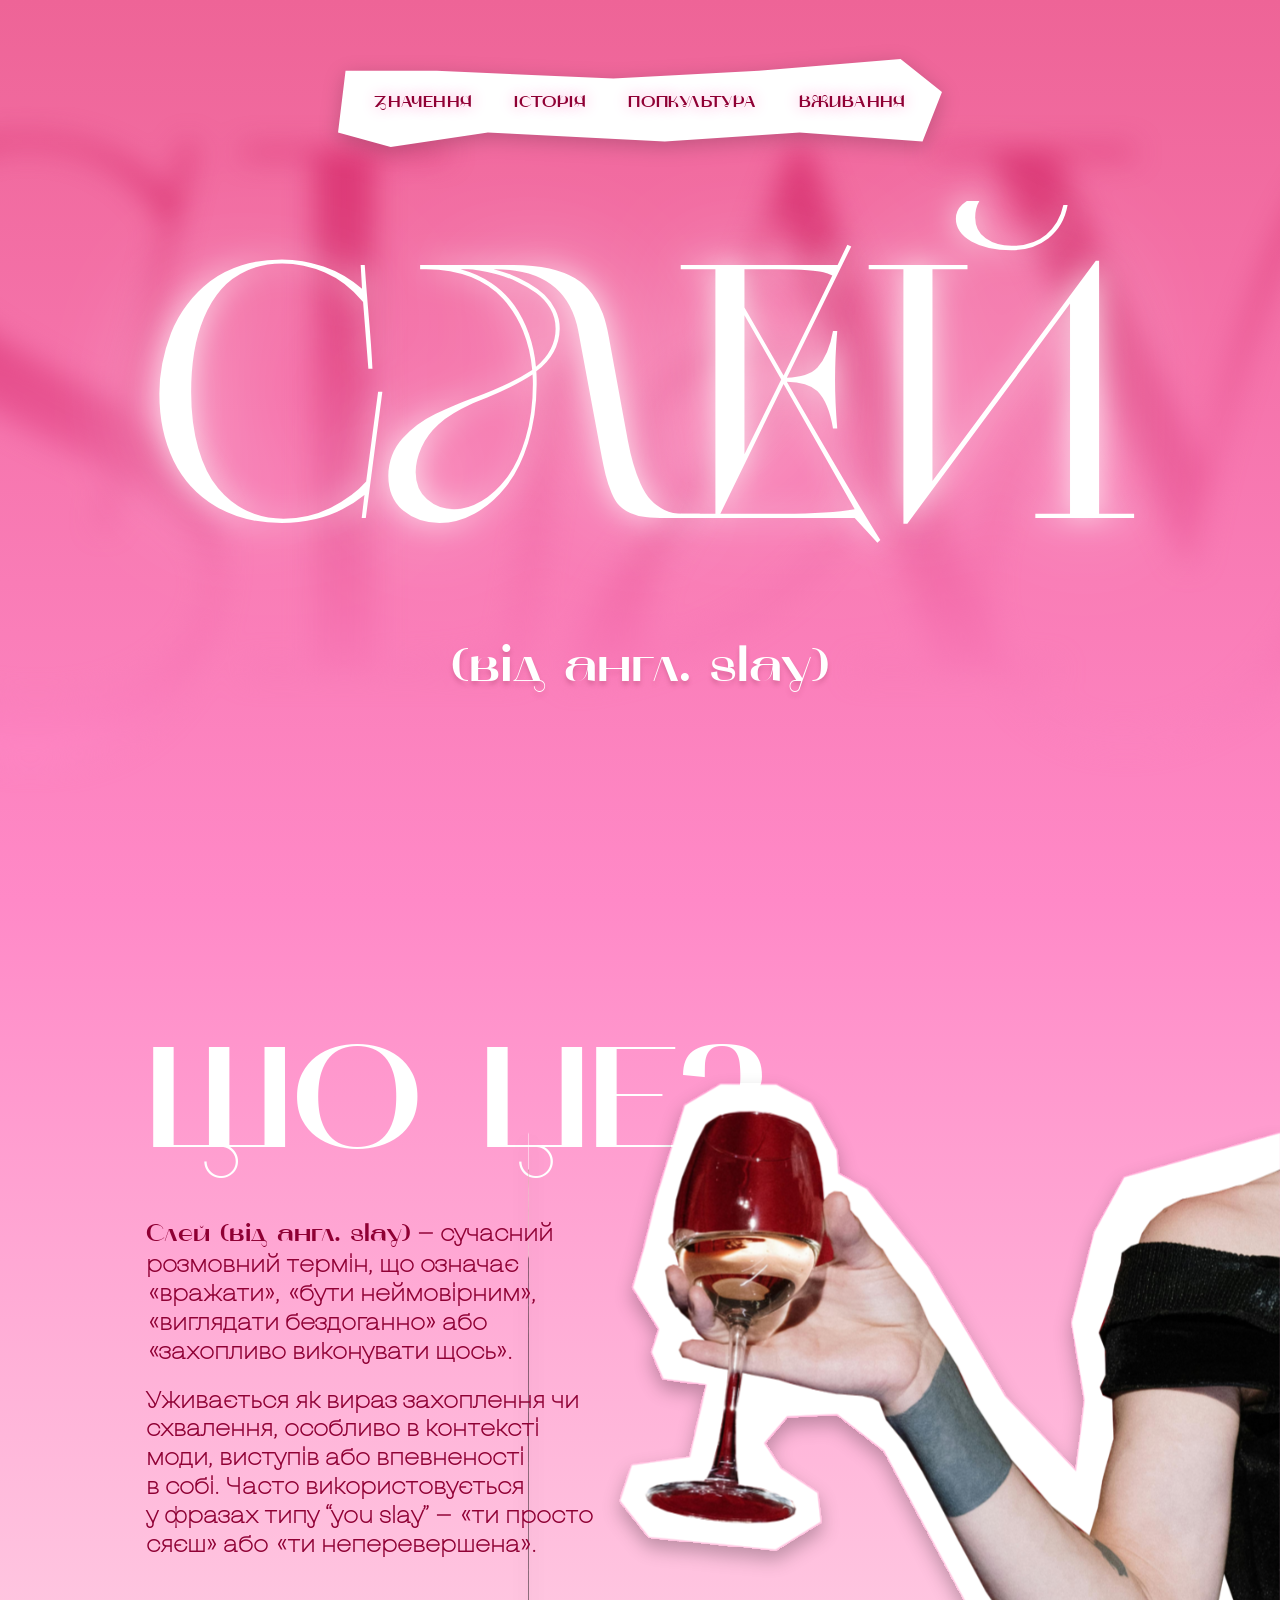
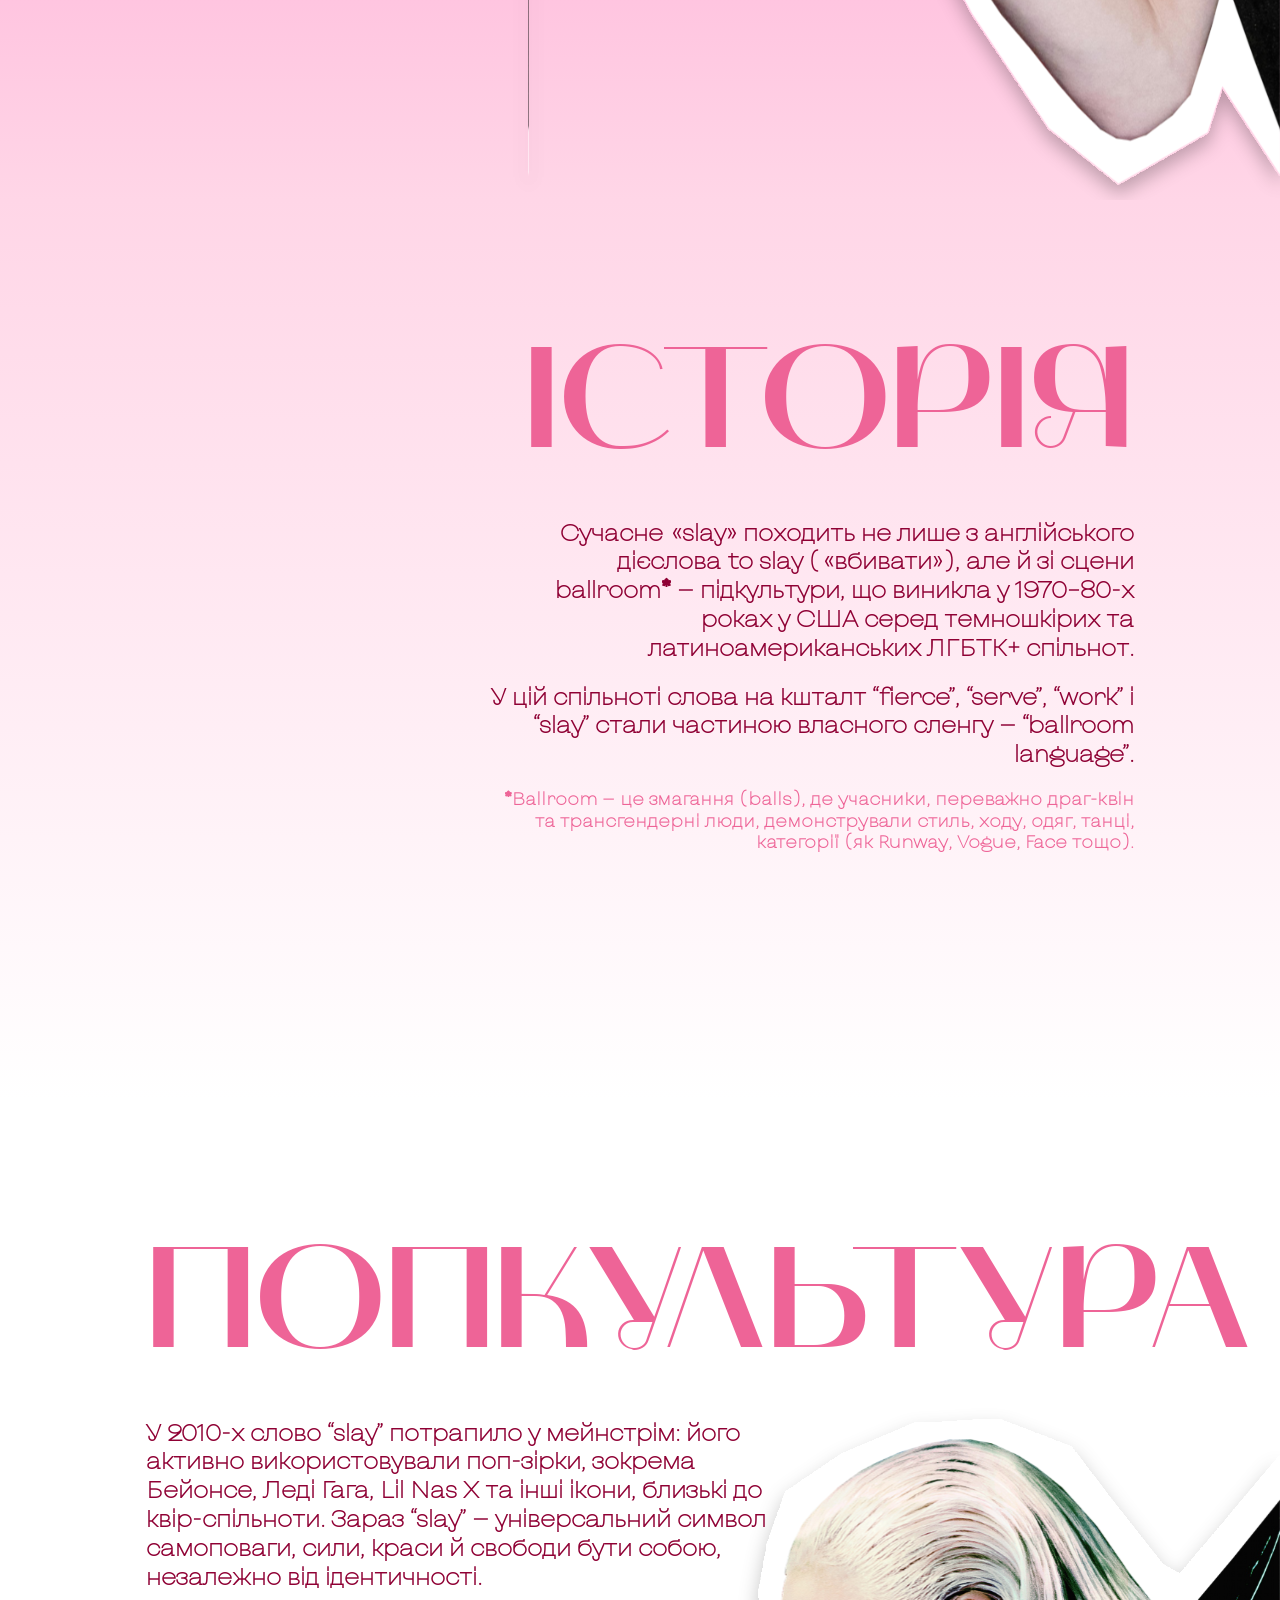
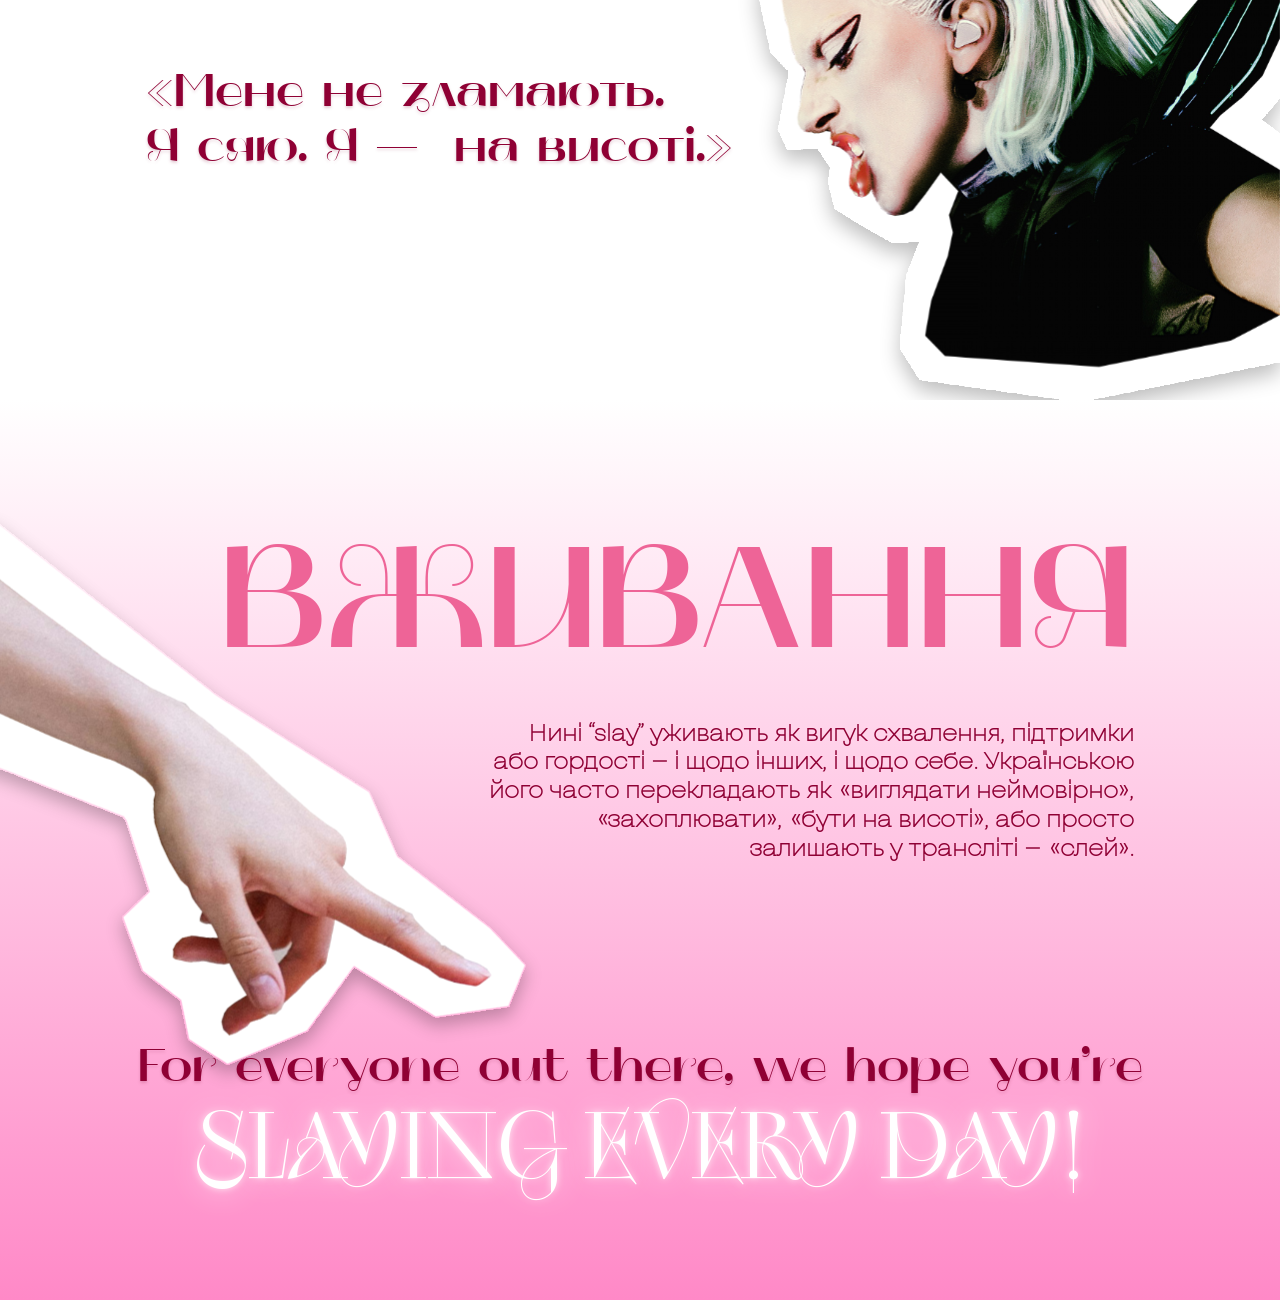
<file: index.html>
<!DOCTYPE html>
<html lang="uk">

<head>
    <meta charset="UTF-8">
    <meta name="viewport" content="width=device-width, initial-scale=1.0">
    <title>слей</title>

    <link rel="stylesheet" href="css/fonts.css">
    <link rel="stylesheet" href="css/normalize.css">
    <link rel="stylesheet" href="css/layout.css">
    <link rel="stylesheet" href="css/style.css">
    <link rel="stylesheet" href="css/nav.css">
    <link rel="stylesheet" href="css/burger.css">
</head>

<body id="top">
    <nav>
        <div class="navbar">
            <div class="navigation">
                <button class="nav-icon">
                    <span></span>
                    <span></span>
                    <span></span>
                    <span></span>
                </button>
                <ul class="level_1">
                    <li><a class="nav-link" href="#s2">значення</a></li>
                    <li><a class="nav-link" href="#s3">історія</a></li>
                    <li><a class="nav-link" href="#s4">попкультура</a></li>
                    <li><a class="nav-link" href="#s5">вживання</a></li>
                </ul>
            </div>
        </div>
    </nav>

    <header>
        <div class="inside_left">
        </div>
    </header>
    <section id="s1">
        <img src="img/SLAY.svg" class="back-svg" alt="">
        <h1>слей</h1>
        <h2>(від англ. slay)</h2>
    </section>

    <section id="s2">
        <div class="inside_left">
            <h6>що це?</h6>
            <p><span class="highlight">Слей (від англ. slay)</span>&nbsp;— сучасний розмовний термін, що означає
                «вражати», «бути неймовірним», «виглядати бездоганно» або «захопливо виконувати щось».
            </p>
            <p>
                Уживається як вираз захоплення чи схвалення, особливо в&nbsp;контексті моди, виступів або впевненості
                в&nbsp;собі. Часто використовується у&nbsp;фразах типу “you slay”&nbsp;— «ти просто сяєш» або «ти
                неперевершена».
            </p>
            <img src="img/picture 1 block.svg" class="img1" alt="picture_1">
        </div>
    </section>
    <section id="s3">
    <div class="slides">
        <div class="slide" id="slide1">
            <img src="img/slide1.svg" alt="slide_1">
        </div>
        <div class="slide slide2" id="slide2">
            <img src="img/slide2.svg" alt="slide_2">
        </div>
        <div class="slide slide3" id="slide3">
            <img src="img/box3.svg" alt="slide_3">
        </div>
    </div>

    <div class="inside_right">
        <h4>історія</h4>
        <p>
            Сучасне «slay» походить не лише з англійського дієслова to slay («вбивати»), але й зі сцени ballroom*&nbsp;— підкультури, що виникла у 1970–80-х роках&nbsp;у&nbsp;США серед темношкірих та латиноамериканських&nbsp;ЛГБТК+ спільнот.
        </p>
        <p>
            У цій спільноті слова на кшталт “fierce”, “serve”, “work” і “slay” стали частиною власного сленгу — “ballroom language”.
        </p>
        <p>
            <span class="note">*Ballroom — це змагання (balls), де учасники, переважно драг-квін та трансгендерні люди, демонстрували стиль, ходу, одяг, танці, категорії (як Runway, Vogue, Face тощо).</span>
        </p>
    </div>
</section>
    <section id="s4">
        <div class="inside_left">
            <h4>попкультура</h4>
            <p>
                У 2010-х слово “slay” потрапило у мейнстрім: його активно використовували поп-зірки, зокрема Бейонсе,
                Леді Гага, Lil Nas X та інші ікони, близькі до квір-спільноти.
                Зараз “slay” — універсальний символ самоповаги, сили, краси й&nbsp;свободи бути собою, незалежно від
                ідентичності.
            </p>
            <p><span class="quote_small">«Мене не зламають.
                    Я&nbsp;сяю. Я&nbsp;—&nbsp; на висоті.»</span></p>
            <img src="img/picture 3 block.svg" class="img3" alt="picture_3">
        </div>
    </section>
    <section id="s5">
    <div class="inside_right">
        <h4>вживання</h4>
        <p>Нині “slay” уживають як вигук схвалення, підтримки або гордості — і щодо інших, і щодо себе. Українською його часто перекладають як «виглядати неймовірно», «захоплювати», «бути на висоті», або просто залишають у трансліті — «слей».</p>
    </div>

    <div class="quotes">
    <p class="quote_small">For everyone out there, we hope you’re</p>
    
    <p class="quote_big">slaying every day!</p>
</div>

    <img src="img/picture 4 block.svg" class="img4" alt="picture_1">
</section>
    <footer></footer>

    <!-- Scripts in project -->
    <script src="js/nav.js"></script>
    <!-- End of Scripts in project -->
</body>

</html>
</file>
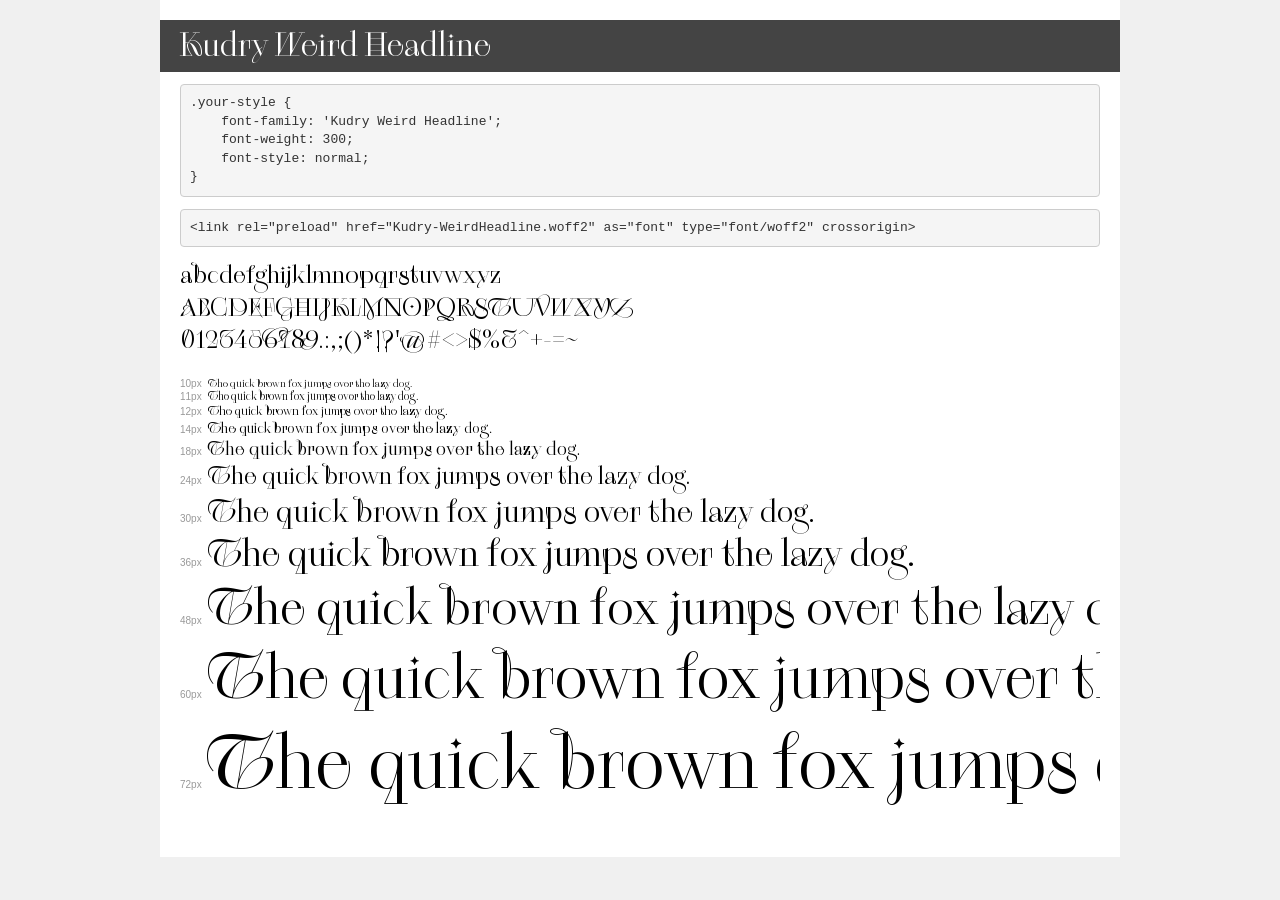
<file: fonts/demo.html>
<!DOCTYPE html>
<html lang="en">
<head>
    <meta charset="utf-8">
    <meta http-equiv="X-UA-Compatible" content="IE=edge">
    <meta name="viewport" content="width=device-width, initial-scale=1">
    <meta name="robots" content="noindex, noarchive">
    <meta name="format-detection" content="telephone=no">
    <title>Transfonter demo</title>
    <link href="stylesheet.css" rel="stylesheet">
    <style>
        /*
        http://meyerweb.com/eric/tools/css/reset/
        v2.0 | 20110126
        License: none (public domain)
        */
        html, body, div, span, applet, object, iframe,
        h1, h2, h3, h4, h5, h6, p, blockquote, pre,
        a, abbr, acronym, address, big, cite, code,
        del, dfn, em, img, ins, kbd, q, s, samp,
        small, strike, strong, sub, sup, tt, var,
        b, u, i, center,
        dl, dt, dd, ol, ul, li,
        fieldset, form, label, legend,
        table, caption, tbody, tfoot, thead, tr, th, td,
        article, aside, canvas, details, embed,
        figure, figcaption, footer, header, hgroup,
        menu, nav, output, ruby, section, summary,
        time, mark, audio, video {
            margin: 0;
            padding: 0;
            border: 0;
            font-size: 100%;
            font: inherit;
            vertical-align: baseline;
        }
        /* HTML5 display-role reset for older browsers */
        article, aside, details, figcaption, figure,
        footer, header, hgroup, menu, nav, section {
            display: block;
        }
        body {
            line-height: 1;
        }
        ol, ul {
            list-style: none;
        }
        blockquote, q {
            quotes: none;
        }
        blockquote:before, blockquote:after,
        q:before, q:after {
            content: '';
            content: none;
        }
        table {
            border-collapse: collapse;
            border-spacing: 0;
        }
        /* demo styles */
        body {
            background: #f0f0f0;
            color: #000;
        }
        .page {
            background: #fff;
            width: 920px;
            margin: 0 auto;
            padding: 20px 20px 0 20px;
            overflow: hidden;
        }
        .font-container {
            overflow-x: auto;
            overflow-y: hidden;
            margin-bottom: 40px;
            line-height: 1.3;
            white-space: nowrap;
            padding-bottom: 5px;
        }
        h1 {
            position: relative;
            background: #444;
            font-size: 32px;
            color: #fff;
            padding: 10px 20px;
            margin: 0 -20px 12px -20px;
        }
        .letters {
            font-size: 25px;
            margin-bottom: 20px;
        }
        .s10:before {
            content: '10px';
        }
        .s11:before {
            content: '11px';
        }
        .s12:before {
            content: '12px';
        }
        .s14:before {
            content: '14px';
        }
        .s18:before {
            content: '18px';
        }
        .s24:before {
            content: '24px';
        }
        .s30:before {
            content: '30px';
        }
        .s36:before {
            content: '36px';
        }
        .s48:before {
            content: '48px';
        }
        .s60:before {
            content: '60px';
        }
        .s72:before {
            content: '72px';
        }
        .s10:before, .s11:before, .s12:before, .s14:before,
        .s18:before, .s24:before, .s30:before, .s36:before,
        .s48:before, .s60:before, .s72:before {
            font-family: Arial, sans-serif;
            font-size: 10px;
            font-weight: normal;
            font-style: normal;
            color: #999;
            padding-right: 6px;
        }
        pre {
            display: block;
            padding: 9px;
            margin: 0 0 12px;
            font-family: Monaco, Menlo, Consolas, "Courier New", monospace;
            font-size: 13px;
            line-height: 1.428571429;
            color: #333;
            font-weight: normal;
            font-style: normal;
            background-color: #f5f5f5;
            border: 1px solid #ccc;
            overflow-x: auto;
            border-radius: 4px;
        }
        /* responsive */
        @media (max-width: 959px) {
            .page {
                width: auto;
                margin: 0;
            }
        }
    </style>
</head>
<body>
<div class="page">
    <div class="demo">
        <h1 style="font-family: 'Kudry Weird Headline'; font-weight: 300; font-style: normal;">Kudry Weird Headline</h1>
        <pre title="Usage">.your-style {
    font-family: 'Kudry Weird Headline';
    font-weight: 300;
    font-style: normal;
}</pre>
        <pre title="Preload (optional)">
&lt;link rel=&quot;preload&quot; href=&quot;Kudry-WeirdHeadline.woff2&quot; as=&quot;font&quot; type=&quot;font/woff2&quot; crossorigin&gt;</pre>
        <div class="font-container" style="font-family: 'Kudry Weird Headline'; font-weight: 300; font-style: normal;">
            <p class="letters">
                abcdefghijklmnopqrstuvwxyz<br>
ABCDEFGHIJKLMNOPQRSTUVWXYZ<br>
                0123456789.:,;()*!?'@#&lt;&gt;$%&^+-=~
            </p>
            <p class="s10" style="font-size: 10px;">The quick brown fox jumps over the lazy dog.</p>
            <p class="s11" style="font-size: 11px;">The quick brown fox jumps over the lazy dog.</p>
            <p class="s12" style="font-size: 12px;">The quick brown fox jumps over the lazy dog.</p>
            <p class="s14" style="font-size: 14px;">The quick brown fox jumps over the lazy dog.</p>
            <p class="s18" style="font-size: 18px;">The quick brown fox jumps over the lazy dog.</p>
            <p class="s24" style="font-size: 24px;">The quick brown fox jumps over the lazy dog.</p>
            <p class="s30" style="font-size: 30px;">The quick brown fox jumps over the lazy dog.</p>
            <p class="s36" style="font-size: 36px;">The quick brown fox jumps over the lazy dog.</p>
            <p class="s48" style="font-size: 48px;">The quick brown fox jumps over the lazy dog.</p>
            <p class="s60" style="font-size: 60px;">The quick brown fox jumps over the lazy dog.</p>
            <p class="s72" style="font-size: 72px;">The quick brown fox jumps over the lazy dog.</p>
        </div>
    </div>

</div>
</body>
</html>
</file>
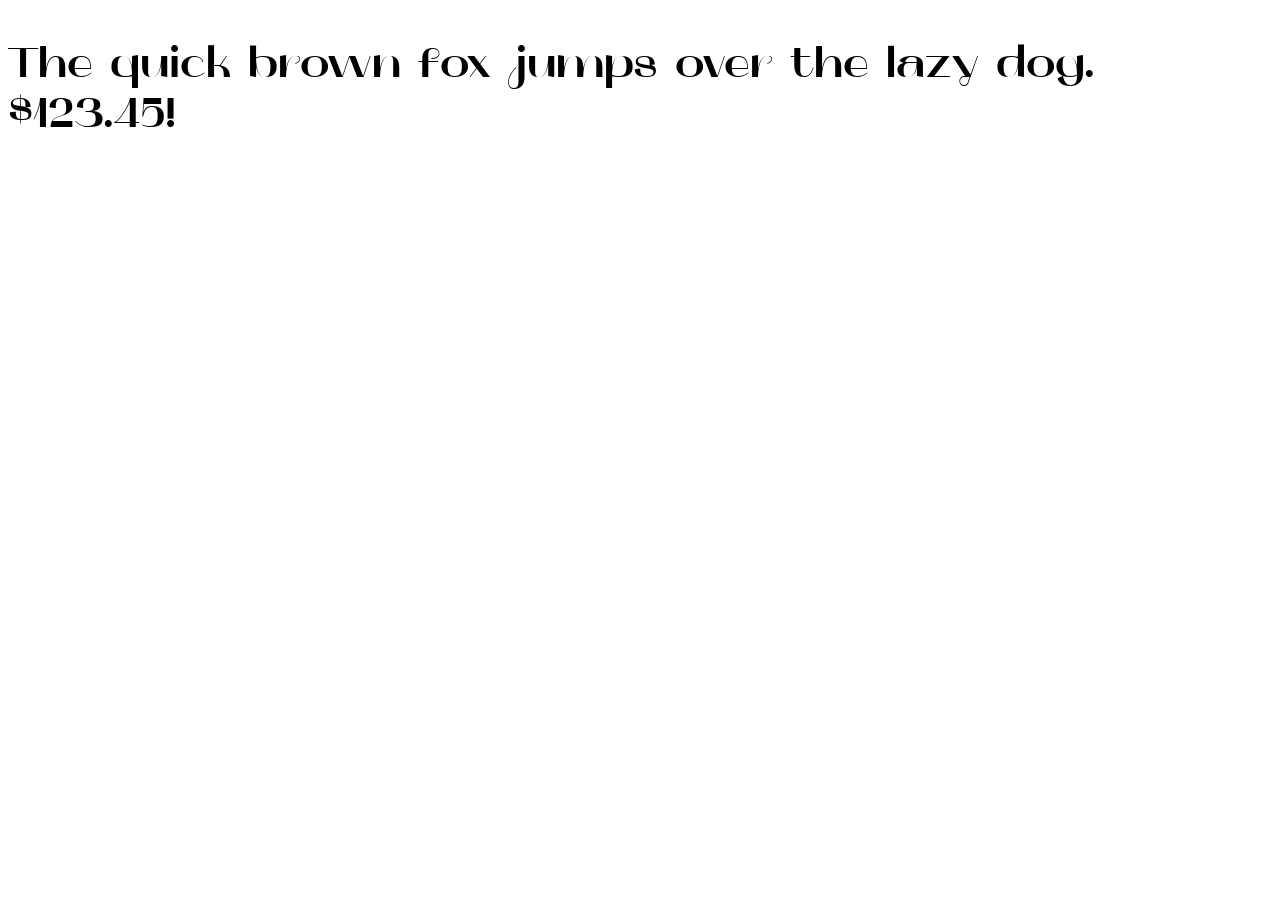
<file: fonts/MAK-bold.html>
<!DOCTYPE html PUBLIC "-//W3C//DTD XHTML 1.0 Strict//EN" "http://www.w3.org/TR/xhtml1/DTD/xhtml1-strict.dtd">
<html lang="en" xml:lang="en" xmlns="http://www.w3.org/1999/xhtml">
<head>
<meta content="text/html; charset=utf-8" http-equiv="content-type"/>
<meta content="en-us" http-equiv="Content-Language"/>
<title>Mak Bold - Web Font Specimen</title>
<link rel="stylesheet" type="text/css" media="screen" href="MAK-bold.css" />
<style type="text/css" media="screen">
body { font-size: 42px; font-family: "Mak", Georgia; }
</style>
</head>
<body>
<p contenteditable="true">The quick brown fox jumps over the lazy dog. $123.45!</p>
</body>
</html>
</file>
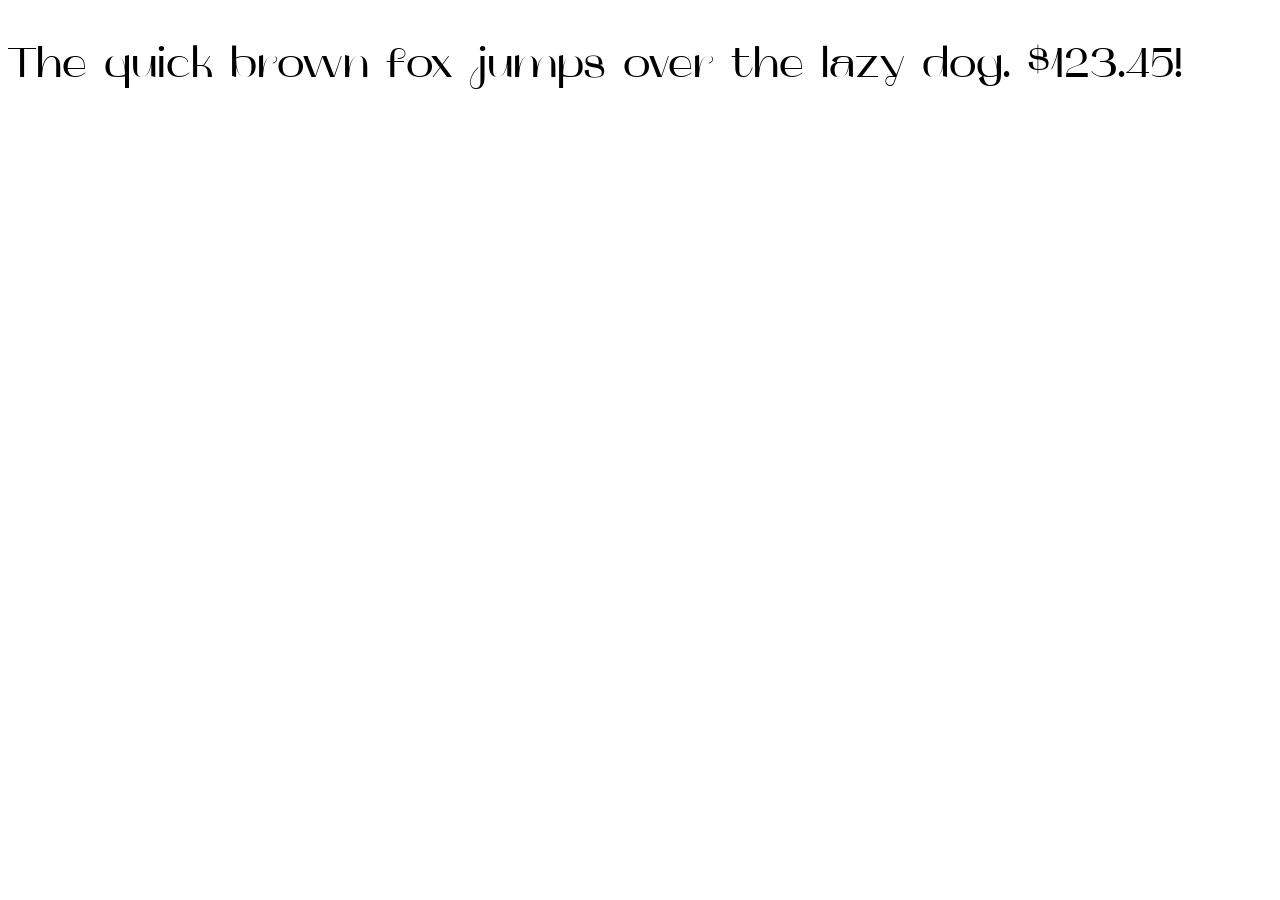
<file: fonts/MAK.html>
<!DOCTYPE html PUBLIC "-//W3C//DTD XHTML 1.0 Strict//EN" "http://www.w3.org/TR/xhtml1/DTD/xhtml1-strict.dtd">
<html lang="en" xml:lang="en" xmlns="http://www.w3.org/1999/xhtml">
<head>
<meta content="text/html; charset=utf-8" http-equiv="content-type"/>
<meta content="en-us" http-equiv="Content-Language"/>
<title>Mak - Web Font Specimen</title>
<link rel="stylesheet" type="text/css" media="screen" href="MAK.css" />
<style type="text/css" media="screen">
body { font-size: 42px; font-family: "MakLight", Georgia; }
</style>
</head>
<body>
<p contenteditable="true">The quick brown fox jumps over the lazy dog. $123.45!</p>
</body>
</html>
</file>
<file: css/fonts.css>
@font-face {
    font-family: 'Kudry Weird Headline';
    src: url('../fonts/Kudry-WeirdHeadline.eot');
    src: url('../fonts/Kudry-WeirdHeadline.eot?#iefix') format('embedded-opentype'),
        url('../fonts/Kudry-WeirdHeadline.woff2') format('woff2'),
        url('../fonts/Kudry-WeirdHeadline.woff') format('woff'),
        url('../fonts/Kudry-WeirdHeadline.svg#Kudry-WeirdHeadline') format('svg');
    font-weight: normal;
    font-style: normal;
    font-display: swap;
}

/* Webfont: Mak-Light */@font-face {
    font-family: 'MakLight';
    src: url('../fonts/MAK.eot'); /* IE9 Compat Modes */
    src: url('../fonts/MAK.eot?#iefix') format('embedded-opentype'), /* IE6-IE8 */
         url('../fonts/MAK.woff') format('woff'), /* Modern Browsers */
         url('../fonts/MAK.ttf') format('truetype'); /* Safari, Android, iOS */
             font-style: normal;
    font-weight: normal;
    text-rendering: optimizeLegibility;
}

/* Webfont: Mak-Bold */@font-face {
    font-family: 'Mak';
    src: url('../fonts/MAK-bold.eot'); /* IE9 Compat Modes */
    src: url('../fonts/MAK-bold.eot?#iefix') format('embedded-opentype'), /* IE6-IE8 */
         url('../fonts/MAK-bold.woff') format('woff'), /* Modern Browsers */
         url('../fonts/MAK-bold.ttf') format('truetype'); /* Safari, Android, iOS */
             font-style: normal;
    font-weight: bold;
    text-rendering: optimizeLegibility;
}

@font-face {
    font-family: 'KyivType_Sans';
    src: url('../fonts/KyivTypeSans.eot');
    src: url('../fonts/KyivTypeSans.eot?#iefix') format('embedded-opentype'),
        url('../fonts/KyivTypeSans.woff2') format('woff2'),
        url('../fonts/KyivTypeSans.woff') format('woff'),
        url('../fonts/KyivTypeSans.svg#Kyiv*TypeSans') format('svg');
    font-weight: normal;
    font-style: normal;
    font-display: swap;
}

@font-face {
    font-family: 'KyivType_Serif';
    src: url('../fonts/KyivTypeSerif.eot');
    src: url('../fonts/KyivTypeSerif.eot?#iefix') format('embedded-opentype'),
        url('../fonts/KyivTypeSerif.woff2') format('woff2'),
        url('../fonts/KyivTypeSerif.woff') format('woff'),
        url('../fonts/KyivTypeSerif.svg#Kyiv*TypeSerif') format('svg');
    font-weight: normal;
    font-style: normal;
    font-display: swap;
}

@font-face {
    font-family: 'KyivType_Titling';
    src: url('../fonts/KyivTypeTitling.eot');
    src: url('../fonts/KyivTypeTitling.eot?#iefix') format('embedded-opentype'),
        url('../fonts/KyivTypeTitling.woff2') format('woff2'),
        url('../fonts/KyivTypeTitling.woff') format('woff'),
        url('../fonts/KyivTypeTitling.svg#Kyiv*TypeTitling') format('svg');
    font-weight: normal;
    font-style: normal;
    font-display: swap;
}
</file>
<file: css/layout.css>
:root {
  --txt-color-01: #8F0034; /* Колір основного тексту */
    --txt-color-02: #EE6497; /* Колір тексту зноски */
    --header-color: #EE6497; /* Колір заголовків */
    --header-color-02: #FFFFFF; /* Колір заголовків 2 */
      --button-color: #FFFFFF; /* Колір кнопок-покликань */
      --button-hover: #FFEF61; /* Колір при наведенні */
      --bg-color-01: #EE6497; /* Колір фону 1 */
      --bg-color-02: #FF89C7; /* Колір фону 2 */
      --bg-color-03: #FFFFFF; /* Колір фону 3 */
      --bg-color-04: #FFD6EB; /* Колір фону 4 */
      --bg-nav-1: #fff; 
      --nav-color-1: #8F0034;
       --mob-padding: 28px; /* Відступи від контенту на смартфонах */
             --max-width: 1600px;
}

html {
    height: 100%;
    color: #8F0034;
    scroll-behavior: smooth;
}
body {

    font-family: "KyivType_Sans", sans-serif;
    font-optical-sizing: auto;
    font-weight: bolder;
    font-size: 24px; /* розмір основного тексту */
    line-height: 1.2; /* міжрядковий інтервал */
    font-style: normal;
    color: var(#8F0034);
}

h1 {
font-family: 'Kudry Weird Headline';
font-weight: 350;
font-style: normal;
text-transform: uppercase;
}

.upper {
    text-transform: uppercase;
}

.highlight {
    font-family: "Mak", sans-serif;
    font-weight: bolder;
}
.note {
    color: #EE6497;
    -webkit-font-smoothing: antialiased;
    font-family: "KyivType_Sans", sans-serif;
    font-size: 18px;
    display: inline-block;

}

.quote_small {
  font-family: "Mak", sans-serif;
  font-weight: 400;
  font-style: normal;
  font-size: 46px;
  text-align: center;        /* Центруємо текст */
  width: 100%;               /* Займає весь рядок */
  margin: 0;                 /* Прибираємо старий margin-top: 5%, тепер за це відповідає gap */
  text-shadow: 0px 2px 3px rgba(147, 47, 84, 0.25);
}

.quote_big {
  font-family: 'Kudry Weird Headline';
  font-size: 90px;
  font-style: normal;
  font-weight: normal;
  text-transform: uppercase;
  text-align: center;        /* Центруємо текст */
  width: 100%;               /* Займає весь рядок */
  color: #FFFFFF;
  text-shadow:
    0px 0px 30px rgba(255, 255, 255, 0.75), 0px 0px 7px rgba(255, 255, 255, 0.75);
}

.quotes {
  width: 100%;
  max-width: 1400px;        
  margin: 180px auto 0 auto; /* auto по боках вирівняє цей блок чітко по центру сторінки */
  display: flex;
  flex-direction: column;    
  align-items: center;       
  justify-content: center;
  position: relative;
  z-index: 5;
  gap: 0px;                 
}

.quotes p {
  margin: 0;
  padding: 0;
  max-width: none !important; /* Дозволяє тексту розпрямитися на всю ширину */
  width: 100%;
  text-align: center;
}

h2, h3, h5 {
    font-family: "Mak", sans-serif;
    font-weight: 900;
    font-style: normal;
    text-align: center;
}

h4 {
    margin-top: 11%;
    font-family: "Mak", sans-serif;
    font-weight: 900;
    font-style: normal;
    text-align: flex;
    text-transform: uppercase;
    color: #EE6497;
}

h6 {
    margin-top: 11%;
font-family: "Mak", sans-serif;
    font-weight: 900;
    font-style: normal;
    text-transform: uppercase;
    color:#FFFFFF;
}

h1 { font-size: 21.875rem;}
h2 { font-size: 3rem; }
h3 { font-size: 1.35rem; }
h4 { font-size: 9rem; }
h6 { font-size: 9rem; }
</file>
<file: css/style.css>
.navbar {
  position: fixed; /* щоб була зверху */
  top: 25px;
  width: 100%;
  display: flex;
  justify-content: center;
  padding: 20px;
  margin: 0;
  background: none;
  z-index: 2000;
}

.level_1 {
max-width: 1728px;
width: auto;
padding: 10px 20px;
justify-content: space-between;
align-items: flex-end;
gap: 10px;
  list-style: none;
}

#s1 {
  position: relative;
  min-height: 100vh;
  
  display: flex;
  flex-direction: column;
  justify-content: center;
  align-items: center;

  background: linear-gradient(180deg, #ee6497 0%, #ff89c7 100%);
  overflow: hidden;
}

.inside_left {
  position: relative;
  z-index: 2;
  display: flex;
  flex-direction: column;
  justify-content: left;
  padding-left: 146px;
  gap: 20px;
  
}

.inside_right {
  position: relative;
  z-index: 2;

  display: flex;
  flex-direction: column;

  justify-content: right;
  align-items: flex-end;

  padding-right: 146px;

  gap: 20px;

  text-align: right;
}

#s2 p {
  max-width: 646px;
  position: relative;
    z-index: 2;

    width: 40%;

  
}

#s3 p {
  max-width: 646px;
  position: relative;
    z-index: 2;
}

#s4 p {
  max-width: 646px;
  position: relative;
    z-index: 2;
    margin-bottom: 5%;
}

.back-svg {
  position: absolute;
  top: 50%;
  left: 50%;
  transform: translate(-50%, -50%);
  max-width: 1662.31px;
  pointer-events: none;
  z-index: 0;
}

h1 {
  background: linear-gradient(180deg, #fff, #fff, #fff);
  background-clip: text;
  -webkit-text-fill-color: transparent;

  text-shadow:
    0px 0px 30px rgba(255, 255, 255, 0.75), 0px 0px 100px rgba(255, 255, 255, 0.75);
    position: relative;
  z-index: 1;
}
h2 {
  position: relative;
  z-index: 3;
  margin-top: 20px;
  color: white;
  text-shadow: 0px 4px 4px rgba(147, 47, 84, 0.25);
}

#s2 {
position: relative;
  min-height: 100vh;
  align-items: center;
  overflow: hidden;
  justify-content: center;
background: linear-gradient(180deg, #ff89c7 0%, #ffd6e7 100%);

}

#s3 {
position: relative;
  min-height: 100vh;
  overflow: hidden;
  background: linear-gradient(180deg, #ffd6e7 0%, #fff 100%);
}

#s4 {
position: relative;
  min-height: 100vh;
  align-items: center;
  overflow: hidden;
background: #fff;
}
#s5 {
  position: relative;
  min-height: 100vh;
  overflow: hidden;
  background: linear-gradient(180deg, #fff 0%, #ff89c7 100%);
  padding-bottom: 80px; /* Додаємо відступ знизу, щоб цитати не тулилися до кінця секції */
}

.img1 {
  margin-top: 2%;
    position: absolute;
    right: 0;
    top: 120px;
    width: 770px;
    height: auto;
    display: block;
    transform: translateZ(0);
}

/* .img2 {
  margin-top: 11%;
    position: absolute;
    left: 175px;
    width: 500px;
    height: auto;
    display: block;
    transform: translateZ(0);
} */

.img3 {
  margin-top: 2%;
    position: absolute;
    right: 0;
    top: 250px;
    width: 600px;
    height: auto;
    display: block;
    transform: translateZ(0);
}
.img4 {
  position: absolute;
  left: 0;
  top: 10%; /* Можна підкрутити відсоток, щоб вона красиво стала по висоті */
  width: 600px;
  height: auto;
  display: block;
  z-index: 1; /* За контентом */
}

/* Слайдер зліва: додаємо відступ зліва (146px) для симетрії з текстом */
#s3 .slides {
  position: absolute;
  left: 50px;            
  top: 10vh;             
  width: 45vw;           
  height: 75vh;          
  overflow: hidden;
  z-index: 1;
  
  display: flex;
  align-items: center;
  justify-content: center;
}

/* Текст справа: прибираємо flex: 1, щоб він слухався padding-right: 146px */
#s3 .inside_right {
  position: relative;
  z-index: 2;
  display: flex;
  flex-direction: column;
  justify-content: right;
  align-items: flex-end;
  padding-right: 146px;  /* Твій фірмовий відступ від правого краю */
  gap: 20px;
  text-align: right;
}

/* Оскільки параграфи мають велику ширину, перевизначаємо їх для цієї секції */
#s3 .inside_right p {
  width: 100%;
  max-width: 646px;
  text-align: right;
}

#s3 p {
  max-width: 646px;      /* Твоє обмеження ширини тексту */
  width: 100%;
}

#s5 .inside_right {
  position: relative;
  z-index: 2;
  display: flex;
  flex-direction: column;
  justify-content: right;
  align-items: flex-end;
  padding-right: 146px;  /* Твій фірмовий відступ від правого краю */
  gap: 20px;
  text-align: right;
}

#s5 .inside_right p {
  width: 100%;
  max-width: 646px;
  text-align: right;
}

/* Стилі для самих слайдів та анімації */
.slide {
    position: absolute;
  opacity: 0;
  inset: 0;
  display: flex;
  align-items: center;
  justify-content: center;
  
  /* Запускаємо анімацію тривалістю 12 секунд */
  animation: slide-show 12s infinite;
}

.slide.slide2 {
  animation-delay: 4s;
}

.slide.slide3 {
  animation-delay: 8s;
}

.slide img {
  width: auto;
  height: auto;
  max-width: 85%;       
  max-height: 85%;
  object-fit: contain;
  object-position: center;
}

/* Анімація слайд-шоу (ідеальний таймінг для 3-х слайдів) */
@keyframes slide-show {
  0% {
    opacity: 0;
  }
  5%, 33% {    /* Слайд швидко з'являється і тримається третину часу */
    opacity: 1;
  }
  38%, 100% {  /* Плавно зникає і чекає свого наступного кола */
    opacity: 0;
  }
}
</file>
<file: css/nav.css>
nav {
    /* background: var(--bg-nav-1); */
    background: transparent; /* Колір фону навігаційної панелі 1 */
    background-repeat: no-repeat;
    background-position: bottom;
    /* position: relative; */
    position: fixed;
    width: 100%;
    z-index: 95;
}

nav.topfixed {
    position: fixed;
}

nav .navigation,
nav.topfixed .navigation {
    background-image: url('../img/background_navbar.svg');
    height: 100px;
    background-repeat: no-repeat;
    background-position: center;
    background-size: 100%;
    filter: drop-shadow(0px 5px 10px rgb(0 0 0 / 0.2))
}

nav.topfixed::before {
    transform: none;
}

.navbar {
    display: flex;
    justify-content: center;     /* Схема вирівнювання лого та меню (desktop) по основній осі (main axis) */
    align-items: center;                /* Схема вирівнювання лого та меню (desktop) по додатковій осі (cross axis) */
    margin-left: auto;                  /* Центрування блоку всередині nav по-горизонталі */
    margin-right: auto;                 /* Центрування блоку всередині nav по-горизонталі */
    max-width: var(--max-width);        /* Ширина .nav-inside не більше 1280px */
    padding: var(--mob-padding);        /* Внутрішні відступи */
    position: relative;
    transition: all .3s ease-in-out;
}

.topfixed .navbar {
    justify-content: center;     /* Схема вирівнювання лого та меню (desktop) по основній осі (main axis) після прокрутки */
    padding-top: 12px;      /* Внутрішні відступи після прокрутки */
    padding-bottom: 12px;   /* Внутрішні відступи після прокрутки */
}

.topfixed .logo {
    transform: scale(.8);
    opacity: 1;
    display: flex;
}

.logo img {
    margin-right: 15px;
}

.logo span {
    color: var(--logo-color-1);
    font-size: .8rem; /* 0.85 * font-size body */
    line-height: 1.4;
    letter-spacing: .035em;
    /* font-weight: 600; */
    text-transform: uppercase;
    max-width: 80px;
}

nav .navbar {
    overflow: visible;
}

.nav-icon {
    display: none;
    z-index: 99;
}

.navigation a {
    display: block;
    color: var(--nav-color-1);  /* Основний колір меню */
    font-size: .99rem;           /* Розмір тексту меню */
    font-family: Mak, sans-serif;
     font-weight: bolder;     /* Накреслення тексту меню */
    letter-spacing: .025em;
    padding: 31px 0;
    margin-left: 16px;
    margin-right: 16px;
    text-decoration: none;
    position: relative;
    transition: all .3s ease;
}

.navigation a:hover {
    color: var(--bg-color-01); /* Основний колір меню (hover) */
}

.topfixed .navigation a:hover {
    color: var(--bg-color-01); /* Колір меню (hover) після прокрутки */
}

.topfixed .navigation a:active {
    color: #000000;
}

.navigation ul {
    list-style: none;
    display: flex;
    justify-content: flex-end;
}

.navigation li {
    display: inline-block;
    vertical-align: middle;
}

a:hover, a:focus, a:active {
    text-decoration: none;
}

.overlay {
    background-color: #333;
    opacity:.3;
    position: absolute;
    left:0; top:0;
    width:100dvw;
    height:100dvh;
}

@media screen and (max-width: 767px) {

    .navbar {
        justify-content: space-between;
    }

    .navigation ul {
        background-color: var(--bg-nav-2);
        display: flex;
        flex-direction: column;
        visibility: visible;
        justify-content: flex-start;
        align-items: flex-start;
        width: 70vw; /* 70% from Viewport width */
        height: 100dvh; /* 100% Dynamic viewport height */
        position: absolute;
        right: 0;
        top: 0;
        padding-top: 80px;
        transform: translateY(-100%);
        transition: transform .35s ease;
    }

    .open .navigation ul {
        transform: translateY(0);
    }

    .open ul li {
        /* display: block; */
        width: 100%;
        border-bottom: 1px solid #444;
        margin-left: 0;
    }

    .open ul a {
        color: var(--nav-color-3);  /* Основний колір мобільного меню */
        padding-top: 12px;
        padding-bottom: 12px;
    }

    .open ul a:hover {
        color: var();  /* Основний колір мобільного меню (hover) */
    }
}

.nav-link {
   font-optical-sizing: auto;
   /* font-weight: 700; */
   font-size: 1.2rem;
   text-transform: uppercase;
   text-decoration: none;
   color: #FFFFFF;
   text-shadow: 0 0 15px #FF89C7;
   transition: all 300ms ease;
}

.nav-link:hover {
    color: #CF185B;
}

.nav-link:active {
  color: #000000;
}
</file>
<file: css/burger.css>
.nav-icon {
  background: transparent;
  border: none;
  outline: none;
  display: none;
  visibility: hidden;
  width: var(--brg-width);   /* Ширина бургера */
  height: var(--brg-height); /* Висота бургера */
  position: relative;
}

.nav-icon span {
  background-color: var(--nav-color-1);
  display: block;
  position: absolute;
  left:0;
  width: 100%;
  height: var(--brg-weight);
}

.topfixed .nav-icon span {
  background-color: var(--brg-color-1);
}

.nav-icon span {
  opacity: 1;
  left: 0;
  -webkit-transform: rotate(0deg);
  -moz-transform: rotate(0deg);
  -o-transform: rotate(0deg);
  transform: rotate(0deg);
  -webkit-transition: .25s cubic-bezier(.47,.02,.53,.92);
  -moz-transition: .25s cubic-bezier(.47,.02,.53,.92);
  -o-transition: .25s cubic-bezier(.47,.02,.53,.92);
  transition: .25s cubic-bezier(.47,.02,.53,.92);
}

.nav-icon.open span {
  background: #fff;
}

.nav-icon span:nth-child(1) {
  top: 0;
}

.nav-icon span:nth-child(2),
.nav-icon span:nth-child(3) {
  top: calc(50% - (var(--brg-weight)/2));
  width: 100%;
  right:0;
  left:auto;
}

.nav-icon span:nth-child(4) {
  bottom: 0;
  width: 100%;
}

.nav-icon.open span:nth-child(1) {
  bottom: 0;
  width: 0;
  left: 50%;
}

.nav-icon.open span:nth-child(2) {
  -webkit-transform: rotate(45deg);
  -moz-transform: rotate(45deg);
  -o-transform: rotate(45deg);
  transform: rotate(45deg);
}

.nav-icon.open span:nth-child(3) {
  -webkit-transform: rotate(-45deg);
  -moz-transform: rotate(-45deg);
  -o-transform: rotate(-45deg);
  transform: rotate(-45deg);
}

.nav-icon.open span:nth-child(4) {
  bottom: 0;
  width: 0;
  left: 50%;
}

@media screen and (max-width: 767px) {
  .nav-icon {
      display:block;
      visibility: visible;
  }
}
</file>
<file: fonts/stylesheet.css>
@font-face {
    font-family: 'Kudry Weird Headline';
    src: url('Kudry-WeirdHeadline.eot');
    src: url('Kudry-WeirdHeadline.eot?#iefix') format('embedded-opentype'),
        url('Kudry-WeirdHeadline.woff2') format('woff2'),
        url('Kudry-WeirdHeadline.woff') format('woff'),
        url('Kudry-WeirdHeadline.svg#Kudry-WeirdHeadline') format('svg');
    font-weight: 300;
    font-style: normal;
    font-display: swap;
}
</file>
<file: fonts/MAK-bold.css>
/* Webfont: Mak-Bold */@font-face {
    font-family: 'Mak';
    src: url('MAK-bold.eot'); /* IE9 Compat Modes */
    src: url('MAK-bold.eot?#iefix') format('embedded-opentype'), /* IE6-IE8 */
         url('MAK-bold.woff') format('woff'), /* Modern Browsers */
         url('MAK-bold.ttf') format('truetype'); /* Safari, Android, iOS */
             font-style: normal;
    font-weight: bold;
    text-rendering: optimizeLegibility;
}
</file>
<file: fonts/MAK.css>
/* Webfont: Mak-Light */@font-face {
    font-family: 'MakLight';
    src: url('MAK.eot'); /* IE9 Compat Modes */
    src: url('MAK.eot?#iefix') format('embedded-opentype'), /* IE6-IE8 */
         url('MAK.woff') format('woff'), /* Modern Browsers */
         url('MAK.ttf') format('truetype'); /* Safari, Android, iOS */
             font-style: normal;
    font-weight: normal;
    text-rendering: optimizeLegibility;
}
</file>
